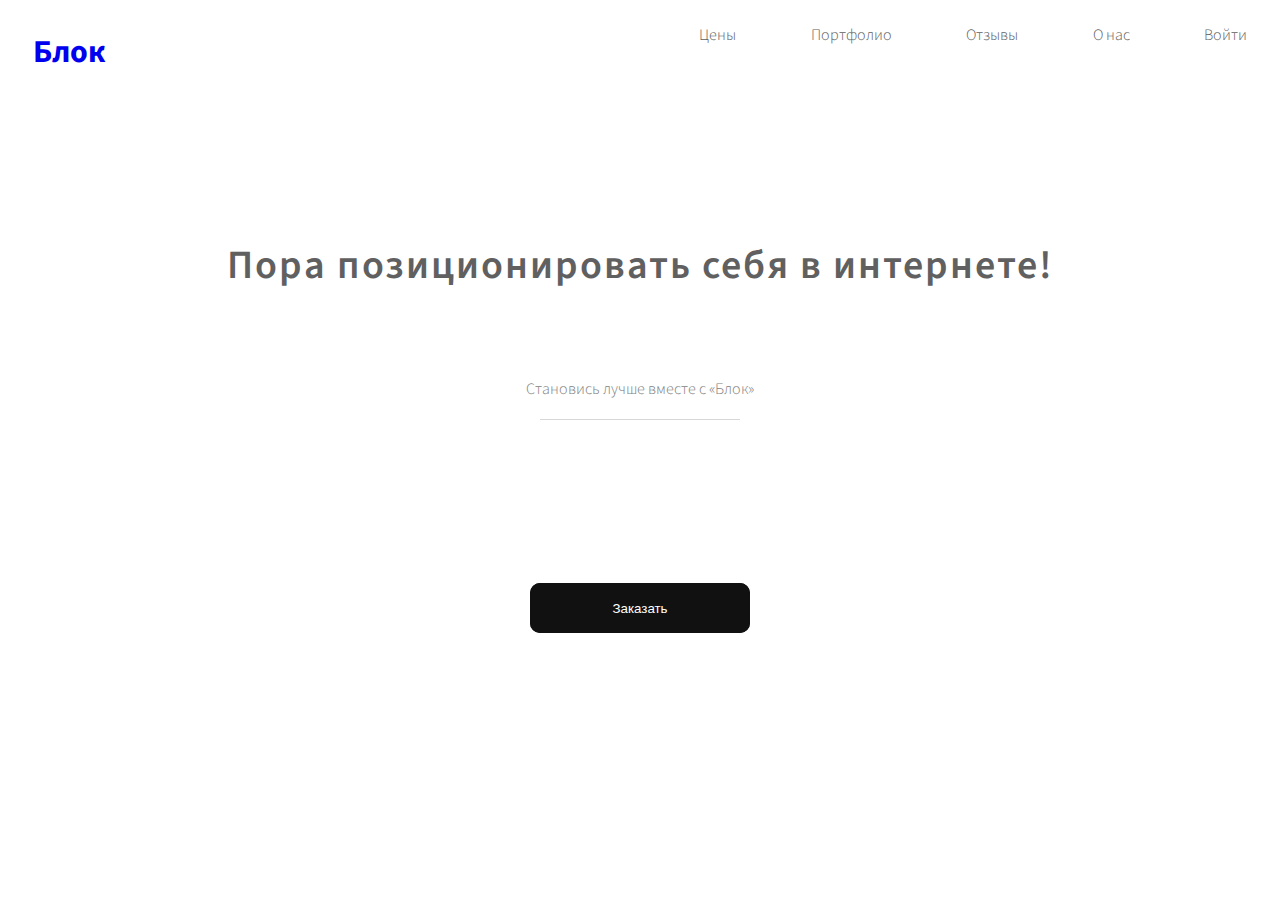
<file: index.html>
<!DOCTYPE html>
<html lang="en">

<head>
    <meta charset="UTF-8">
    <meta http-equiv="X-UA-Compatible" content="IE=edge">
    <meta name="viewport" content="width=device-width, initial-scale=1.0">
    <link rel="stylesheet" href="style.css">
    <title> Веб-Студия Блок
    </title>
</head>

<body>
    <header>
        <div>
            <a href="index.html"><h1>Блок</h1></a>
        </div>
        <div>
            <ul class="link-bar-1">
                <li>Цены</li>
                <li>Портфолио</li>
                <li>Отзывы</li>
                <li>О нас</li>
                <li>Войти</li>
            </ul>
        </div>
    </header>
    <main>
        <div class="main-block">
            <h2>Пора позиционировать себя в интернете!</h2>
            <h3>Становись лучше вместе с «Блок»</h3>
            <div class="line-horizontal"></div>
            <a href="order.html">
            <button class="glow-on-hover" type="button">Заказать</button> </a>
            
        </div>
    </main>
</body>

</html>
</file>
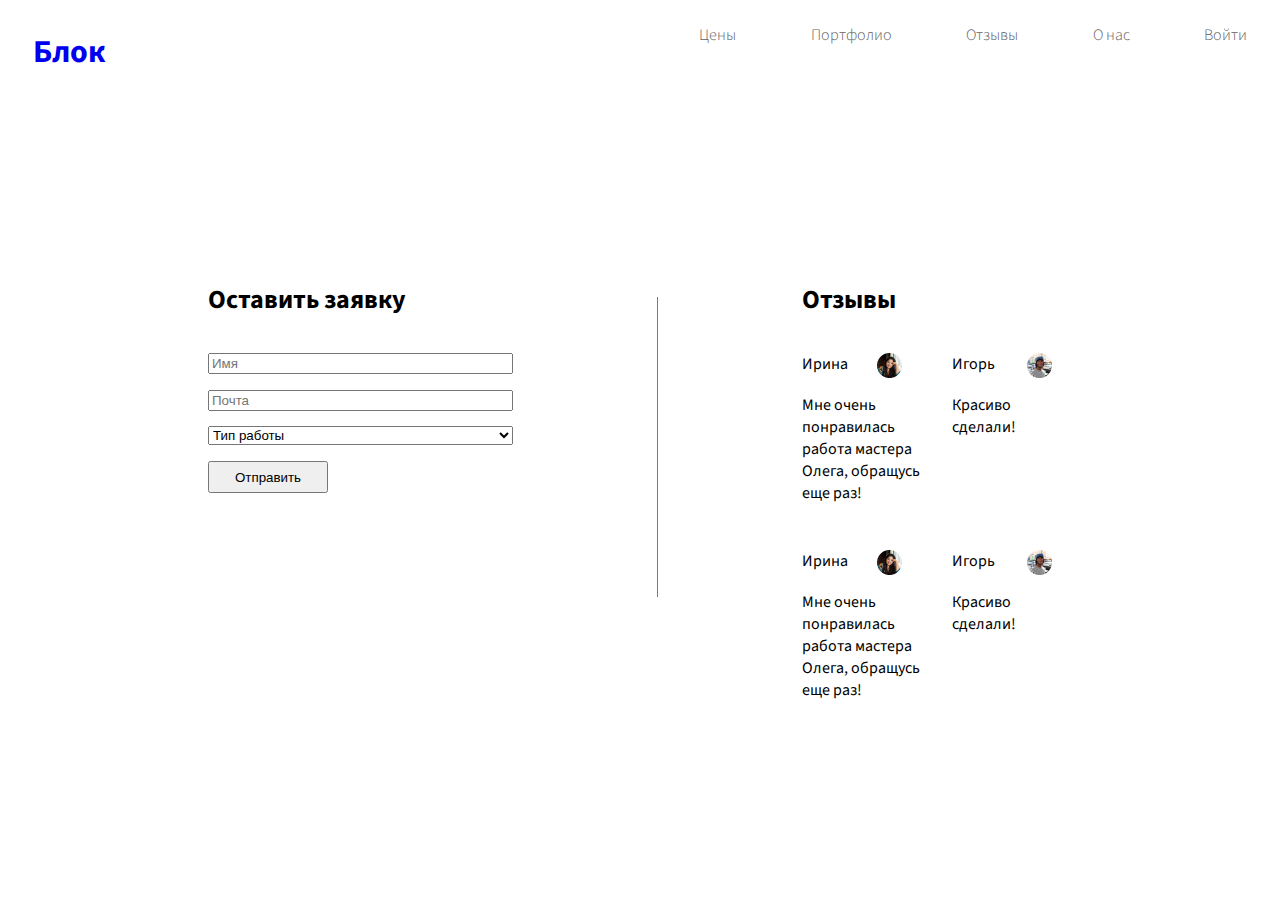
<file: order.html>
<!DOCTYPE html>
<html lang="en">

<head>
    <meta charset="UTF-8">
    <meta http-equiv="X-UA-Compatible" content="IE=edge">
    <meta name="viewport" content="width=device-width, initial-scale=1.0">
    <title>Document</title>
    <link rel="stylesheet" href="style.css">
</head>

<body>
    <header>
        <div>
            <a href="index.html"><h1>Блок</h1></a>        </div>
        <div>
            <ul class="link-bar-1">
                <li>Цены</li>
                <li>Портфолио</li>
                <li>Отзывы</li>
                <li>О нас</li>
                <li>Войти</li>
            </ul>
        </div>
    </header>
    <main class="order-main">
        <div class="left-side">
            <h4>Оставить заявку</h3>
                <form>
                    <input placeholder="Имя" />
                    <input placeholder="Почта" />
                    <select>
                        <option disabled selected>Тип работы</option>
                        <option>Лендинг</option>
                        <option>Сайт</option>
                        <option>Веб-приложение</option>
                    </select>
                    <button type='submit'>Отправить</button>
                </form>
        </div>
        <div class="line-vertical"></div>
        <div class="right-side">
            <h4>Отзывы</h4>
            <div class="grid">
                <div class="grid-item">
                    <div>
                        <div>Ирина</div>
                        <img src="./assets/girl.png"/>
                    </div>
                    <p>Мне очень понравилась работа мастера Олега, обращусь еще раз!</p>
                </div>
                <div class="grid-item">
                    <div>
                        <div>Игорь</div>
                        <img src="./assets/boy.png"/>
                    </div>
                    <p>Красиво сделали!</p>
                </div>
                <div class="grid-item">
                    <div>
                        <div>Ирина</div>
                        <img src="./assets/girl.png"/>
                    </div>
                    <p>Мне очень понравилась работа мастера Олега, обращусь еще раз!</p>
                </div>
                <div class="grid-item">
                    <div>
                        <div>Игорь</div>
                        <img src="./assets/boy.png"/>
                    </div>
                    <p>Красиво сделали!</p>
                </div>
            </div>
        </div>
    </main>
</body>

</html>
</file>
<file: style.css>
@import url('https://fonts.googleapis.com/css2?family=Source+Sans+Pro:wght@200;300;400;600;700;900&display=swap');
a:visited{
    color: black;
    }
a {
    text-decoration:none;
    margin: auto;
  }
body{
    font-family: "Source Sans Pro";
    
}
header{
    margin: 0 25px;
    display: flex;
    justify-content: space-between;
}
ul{
    display: flex;
    justify-content: space-between;
}
li {
    list-style-type: none; 
}
.main-block{
    height: 700px;
    display: flex;
    flex-direction: column;
    justify-content: space-between;
}
.link-bar-1 {
	width: 548px;
	height: 23px;
	color: #606060;
	font-weight: 300;
	font-size: 16px;
	text-align: center;
}
h2{
    margin-top: 140px;
    color: #606060;
    font-weight: 600;
    font-size: 40px;
    letter-spacing: 2px;
    text-align: center;
}
h3{
    margin-top: 50px;
    opacity: 80%;
    color: #606060;
    font-weight: 300;
    font-size: 16px;
    line-height: 1.6;
    text-align: center;
}
.line-horizontal{
    margin: 0 auto;
    width: 200px;
    height: 1px;
    opacity: 30%;
    background-color: #7a7a7a;
}
.button-main{
    margin: auto;
    width: 120px;
    height: 32px;
}
.button-main button{
    width: 120px;
    height: 32px;
    padding: 0px 10px 0px 10px;
    background-color: white;
    color: #000000;
    border: 2px #aedd94 solid;
    border-radius: 3px;
}
.order-main{
    display: flex;
    justify-content: space-between;
    padding: 150px 200px;
}
h4{
    font-weight: bold;
    font-size: 26px;
    text-align: left;
}
form{
    width: 305px;
    height: 140px;
    display: flex;
    justify-content: space-between;
    flex-direction: column;
}
form button{
    width: 120px;
    height: 32px;
}
.line-vertical{
    margin-top: 50px;
    width: 1px;
    height: 300px;
    background-color: #7a7a7a;
}
.grid{
   display: grid;
   grid-template-columns:repeat(2,120px);
   gap: 30px;
}
.grid-item{
    width: 120px;
}
.grid-item div{
    display: flex;
    width: 100px;
    justify-content: space-between;
}
.glow-on-hover {
    width: 220px;
    height: 50px;
    border: none;
    outline: none;
    color: #fff;
    background: #111;
    cursor: pointer;
    position: relative;
    z-index: 0;
    border-radius: 10px;
    margin: auto;
}

.glow-on-hover:before {
    content: '';
    background: linear-gradient(45deg, #ff0000, #ff7300, #fffb00, #48ff00, #00ffd5, #002bff, #7a00ff, #ff00c8, #ff0000);
    position: absolute;
    top: -2px;
    left:-2px;
    background-size: 400%;
    z-index: -1;
    filter: blur(5px);
    width: calc(100% + 4px);
    height: calc(100% + 4px);
    animation: glowing 20s linear infinite;
    opacity: 0;
    transition: opacity .3s ease-in-out;
    border-radius: 10px;
}

.glow-on-hover:active {
    color: #000
}

.glow-on-hover:active:after {
    background: transparent;
}

.glow-on-hover:hover:before {
    opacity: 1;
}

.glow-on-hover:after {
    z-index: -1;
    content: '';
    position: absolute;
    width: 100%;
    height: 100%;
    background: #111;
    left: 0;
    top: 0;
    border-radius: 10px;
}

@keyframes glowing {
    0% { background-position: 0 0; }
    50% { background-position: 400% 0; }
    100% { background-position: 0 0; }
}
</file>
